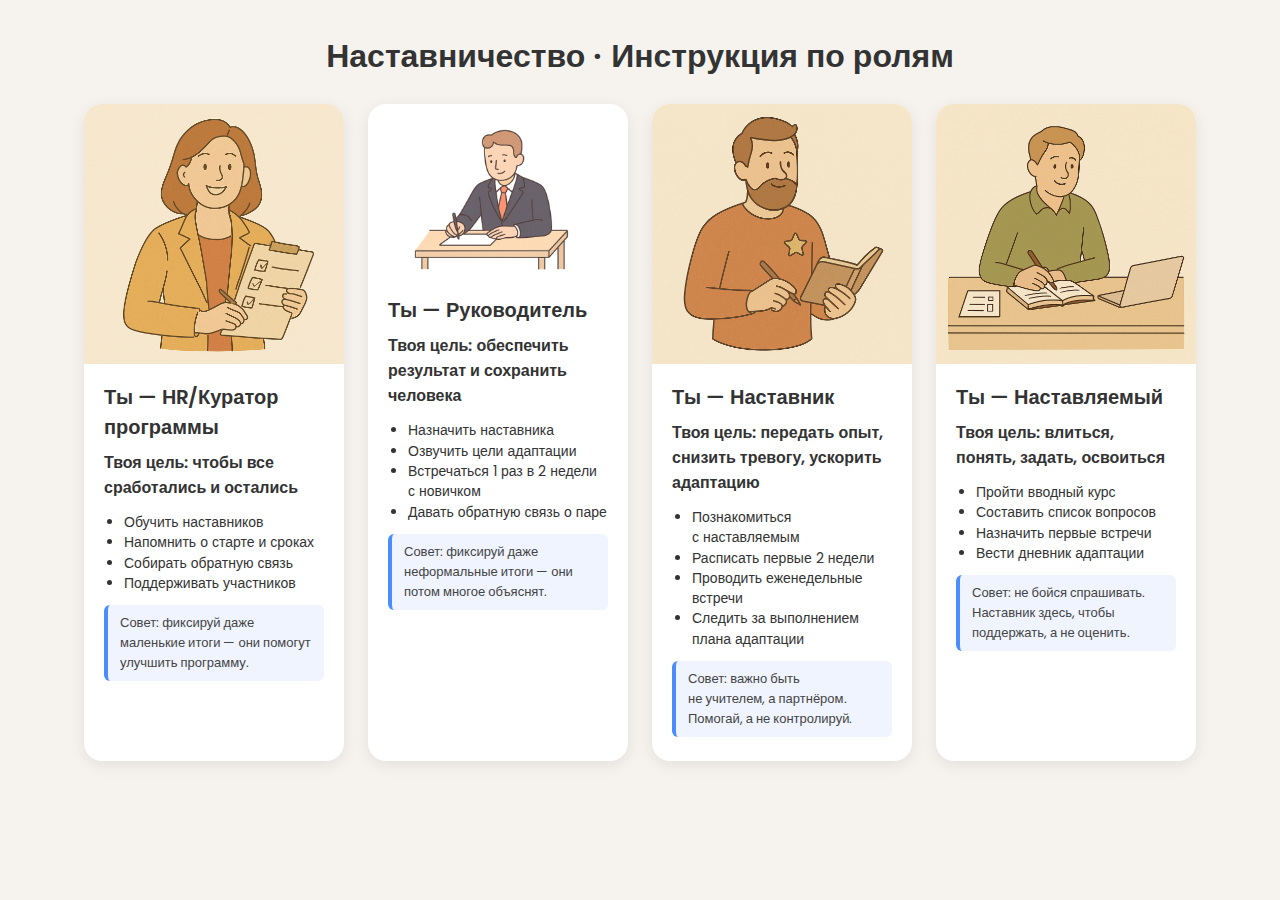
<file: index.html>
<!DOCTYPE html>
<html lang="ru">
<head>
<meta charset="utf-8"/>
<meta name="viewport" content="width=device-width, initial-scale=1"/>
<link href="https://fonts.googleapis.com/css2?family=Poppins:wght@400;600&display=swap" rel="stylesheet">
<title>Наставничество · Инструкция по ролям</title>
<style>
body{font-family:'Poppins',sans-serif;background:#f6f3ef;margin:0;padding:0;color:#333;}
h1{text-align:center;margin:32px 0 24px;font-weight:600;}
.container{display:flex;flex-wrap:wrap;justify-content:center;gap:24px;padding:0 24px 40px;}
.card{background:#fff;border-radius:18px;box-shadow:0 4px 16px rgba(0,0,0,.08);width:260px;overflow:hidden;display:flex;flex-direction:column;}
.card img{width:100%;height:auto;}
.card .inner{padding:18px 20px 24px;flex:1;}
.role{font-size:20px;font-weight:600;margin-bottom:8px;}
.goal{font-weight:600;margin:0 0 12px;}
ul{padding-left:20px;margin:0 0 12px;line-height:1.45;font-size:14px;}
.tip{font-size:13px;background:#f0f4ff;border-left:4px solid #4b8dff;padding:8px 12px;border-radius:6px;color:#444;}
@media(max-width:600px){.card{width:100%;}}
</style>
</head>
<body>
<h1>Наставничество · Инструкция по ролям</h1>
<div class="container">

<!-- card template. Edit text inside each block -->
<div class="card">
  <img src="img/hr_curator.png" alt="HR-куратор программы"/>
  <div class="inner">
    <div class="role">Ты — HR/Куратор программы</div>
    <div class="goal">Твоя цель: чтобы все сработались и остались</div>
    <ul>
      <li>Обучить наставников</li>
      <li>Напомнить о старте и сроках</li>
      <li>Собирать обратную связь</li>
      <li>Поддерживать участников</li>
    </ul>
    <div class="tip">Совет: фиксируй даже маленькие итоги — они помогут улучшить программу.</div>
  </div>
</div>

<div class="card">
  <img src="img/leader.png" alt="Руководитель"/>
  <div class="inner">
    <div class="role">Ты — Руководитель</div>
    <div class="goal">Твоя цель: обеспечить результат и сохранить человека</div>
    <ul>
      <li>Назначить наставника</li>
      <li>Озвучить цели адаптации</li>
      <li>Встречаться 1 раз в 2 недели с новичком</li>
      <li>Давать обратную связь о паре</li>
    </ul>
    <div class="tip">Совет: фиксируй даже неформальные итоги — они потом многое объяснят.</div>
  </div>
</div>

<div class="card">
  <img src="img/mentor.png" alt="Наставник"/>
  <div class="inner">
    <div class="role">Ты — Наставник</div>
    <div class="goal">Твоя цель: передать опыт, снизить тревогу, ускорить адаптацию</div>
    <ul>
      <li>Познакомиться с наставляемым</li>
      <li>Расписать первые 2 недели</li>
      <li>Проводить еженедельные встречи</li>
      <li>Следить за выполнением плана адаптации</li>
    </ul>
    <div class="tip">Совет: важно быть не учителем, а партнёром. Помогай, а не контролируй.</div>
  </div>
</div>

<div class="card">
  <img src="img/mentee.png" alt="Наставляемый"/>
  <div class="inner">
    <div class="role">Ты — Наставляемый</div>
    <div class="goal">Твоя цель: влиться, понять, задать, освоиться</div>
    <ul>
      <li>Пройти вводный курс</li>
      <li>Составить список вопросов</li>
      <li>Назначить первые встречи</li>
      <li>Вести дневник адаптации</li>
    </ul>
    <div class="tip">Совет: не бойся спрашивать. Наставник здесь, чтобы поддержать, а не оценить.</div>
  </div>
</div>

</div>
</body>
</html>
</file>
